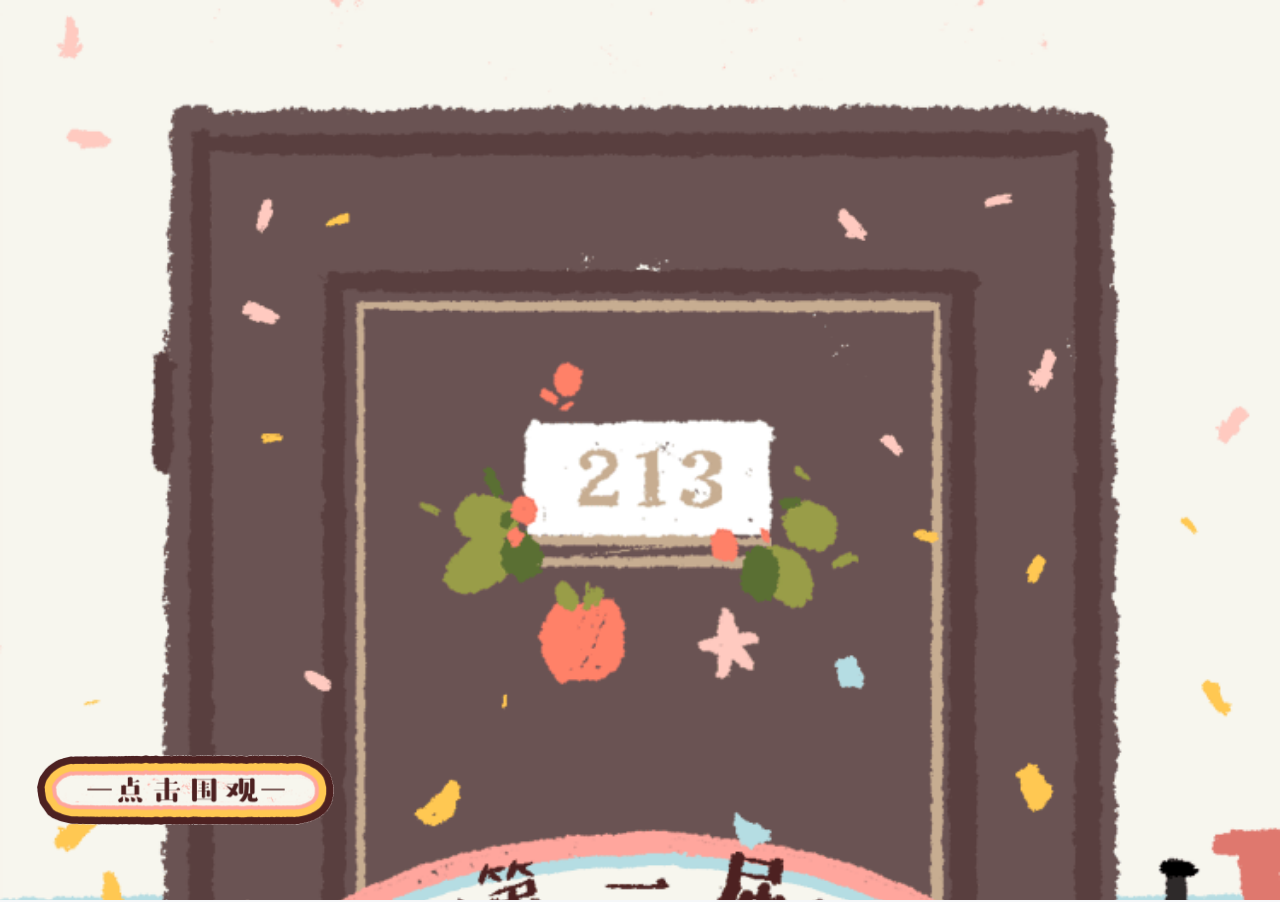
<file: index.html>
<!DOCTYPE html>
<html lang="zh-CN">
<head>
  <meta charset="UTF-8">
  <meta name="viewport" content="initial-scale=1, minimum-scale=1, maximum-scale=1, user-scalable=no" />
  <meta http-equiv="X-UA-Compatible" content="ie=edge">
  <title>有道精品课</title>
  <link rel="stylesheet" href="/prd/styles/index@e73d904b58377fe0b400611b06324f7d.css" />

  <script>
    var _hmt = _hmt || [];
    (function () {
      var hm = document.createElement("script");
      hm.src = "https://hm.baidu.com/hm.js?f4d768dff4a6a32acb59265cd2f89966";
      var s = document.getElementsByTagName("script")[0];
      s.parentNode.insertBefore(hm, s);
    })();
  </script>
</head>

<div class='pageWrapper'>
  <div class='page home'>
    <img src="/img/home-button.png" class="loading">
  </div>
  <div class='page full-page hidden' id="full-page">
    <video
        preload="auto"
        class="full-video"
        id="full-vidio"
        src="/video/school-first.mp4"
        playsinline
        webkit-playsinline
        x5-playsinline
        class="video"
    />
  </div>
  <div class='page comment-page hidden'>
    <a href="//c.youdao.com/xue/activity/xingaosanqiangpao.html?outVendor=qiangpao_h5_0511" class="button class-button"></a>
    <div class="button share-button"></div>
  </div>
  <div class='page share-page hidden'>
    <img src="./img/share-point.png" class="share-img">
  </div>

</div>

<!--lib-->
<script src="//shared.ydstatic.com/js/zepto/1.1.6.js"></script>

<!--业务 js-->
<script type="text/javascript" src="prd/scripts/index@06b66a99a95b8deb37248772545b0a26.js"></script>

<!--分享-->
<script src="//shared.ydstatic.com/js/ydk/ydk-1.4.4-min.js"></script>
<script>
  ydk.config({
    debug: false,
    jsApiList: ['checkJsApi', 'share']
  });
  ydk.share({
    type: 'wechat',
    title: '203寝室小婊砸吐槽大会',
    desc: '什么网课这么厉害,强势围观',
    imgUrl: 'http://' + location.host + '/dict/market/20180211letter/img/home.png',
    link: location.href,
    shift: true,
    success: function () {
      $('.share-page').addClass('hidden').removeClass('visibility')
    }
  })
</script>

</body>
</html>
</file>
<file: prd/styles/index@e73d904b58377fe0b400611b06324f7d.css>
html,body,div,span,applet,object,iframe,h1,h2,h3,h4,h5,h6,p,blockquote,pre,a,abbr,acronym,address,big,cite,code,del,dfn,em,img,ins,kbd,q,s,samp,small,strike,strong,sub,sup,tt,var,b,u,i,center,dl,dt,dd,ol,ul,li,fieldset,form,label,legend,table,caption,tbody,tfoot,thead,tr,th,td,article,aside,canvas,details,embed,figure,figcaption,footer,header,hgroup,menu,nav,output,ruby,section,summary,time,mark,audio,video{margin:0;padding:0;border:0;font-size:100%;font:inherit}
article,aside,details,figcaption,figure,footer,header,hgroup,menu,nav,section{display:block}
html,body{height:100%;font-size:12px;line-height:1;font-family:arial,"Hiragino Sans GB";background:#f5f7f9;overflow:hidden}
ol,ul{list-style:none}
blockquote,q{quotes:none}
blockquote:before,blockquote:after,q:before,q:after{content:'';content:none}
table{border-collapse:collapse;border-spacing:0}
a{text-decoration:none}
input[type="text"]::-ms-clear{display:none}
@font-face{font-family:'H35';src:url("//shared.youdao.com/dict/market/20180211letter/font/fang.ttf")}
@font-face{font-family:'H55';src:url("//shared.youdao.com/dict/market/20180211letter/font/fang.ttf")}
html{font-size:100px}
body{padding-top:constant(safe-area-inset-top);padding-left:constant(safe-area-inset-left);padding-right:constant(safe-area-inset-right);padding-bottom:constant(safe-area-inset-bottom)}
.pageWrapper{width:3.75rem;height:6.04rem;transform-origin:top left}
.pageWrapper .page{position:absolute;top:0;left:0;bottom:0;right:0}
.hide{display:none}
.show{display:block}
.hidden{visibility:hidden}
.visibility{visibility:visible}
.home{background:url("/img/home.png") no-repeat;background-size:cover}
.home .loading{position:absolute;bottom:.75rem;left:.37rem;right:.37rem;height:.7rem;-webkit-animation:tada 1s linear infinite;animation-fill-mode:forwards;-webkit-animation-fill-mode:forwards;animation-delay:.5s;-webkit-animation-delay:.5s}
@-webkit-keyframes tada{0%{-webkit-transform:scale(0.9)}
10%,20%{-webkit-transform:scale(1)}
30%,50%,70%,90%{-webkit-transform:scale(1.1)}
40%,60%,80%{-webkit-transform:scale(1.05)}
100%{-webkit-transform:scale(0.95)}
}
.full-page .full-video{width:100%;height:100%;object-fit:fill}
.comment-page{background:url("/img/comment.png") no-repeat;background-size:cover}
.comment-page .button{position:absolute;bottom:.7rem;width:1.3rem;height:.8rem}
.comment-page .class-button{left:.33rem}
.comment-page .share-button{right:.33rem}
.share-page{background-color:rgba(0,0,0,0.8)}
.share-page .share-img{position:absolute;left:0;right:0;top:0;bottom:0;width:100%;height:100%}
</file>
